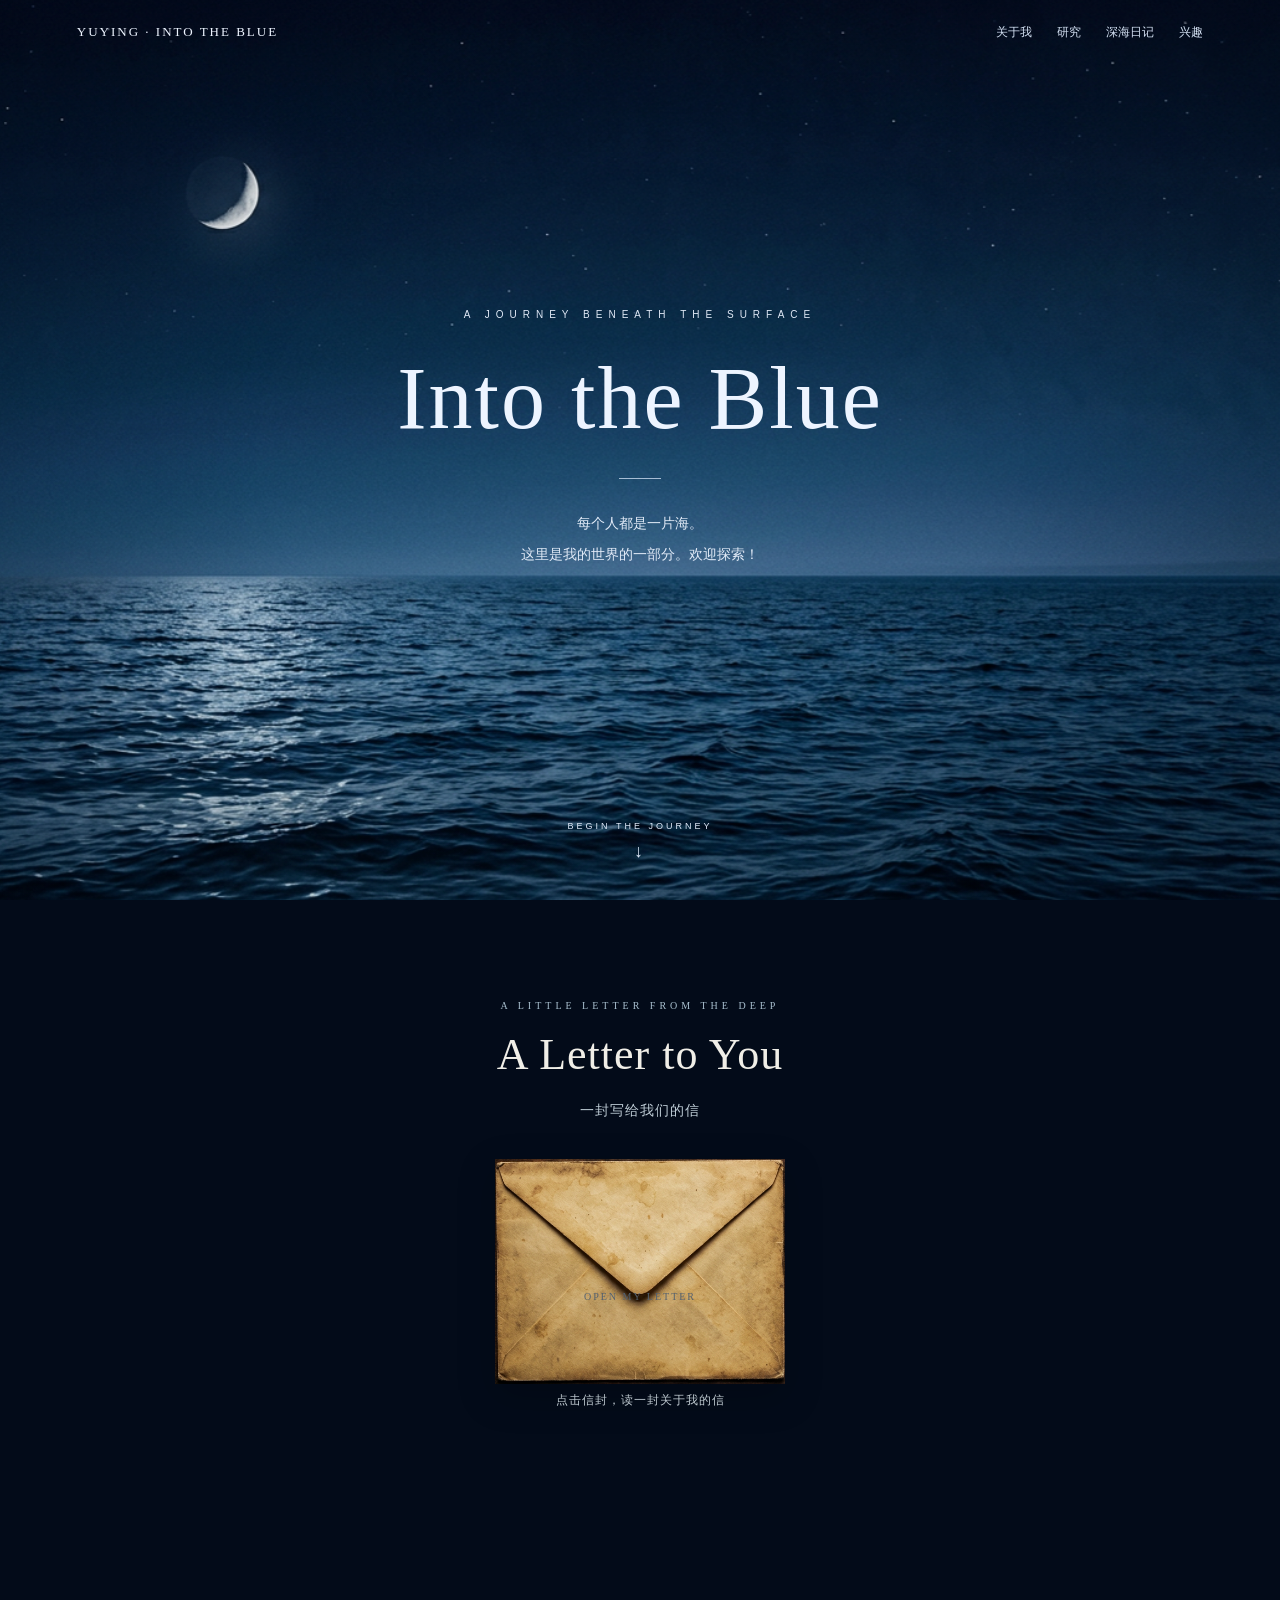
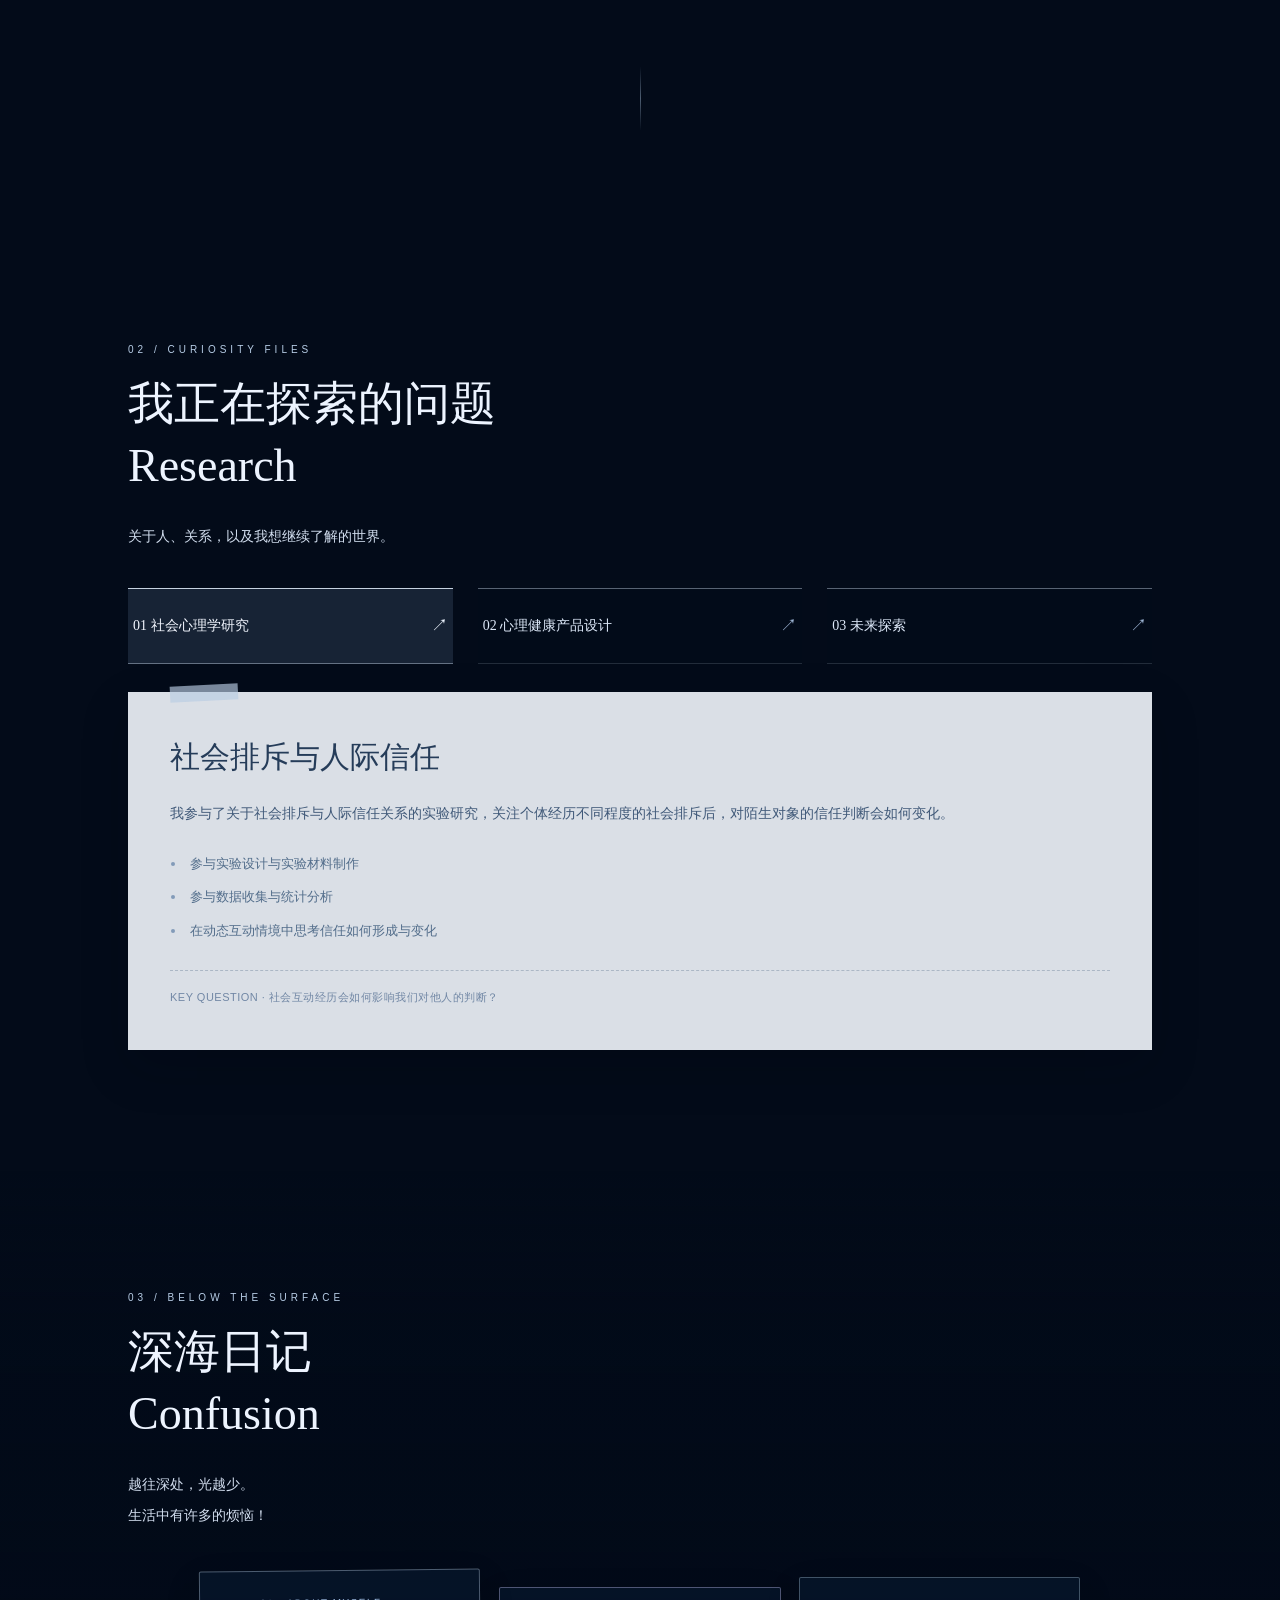
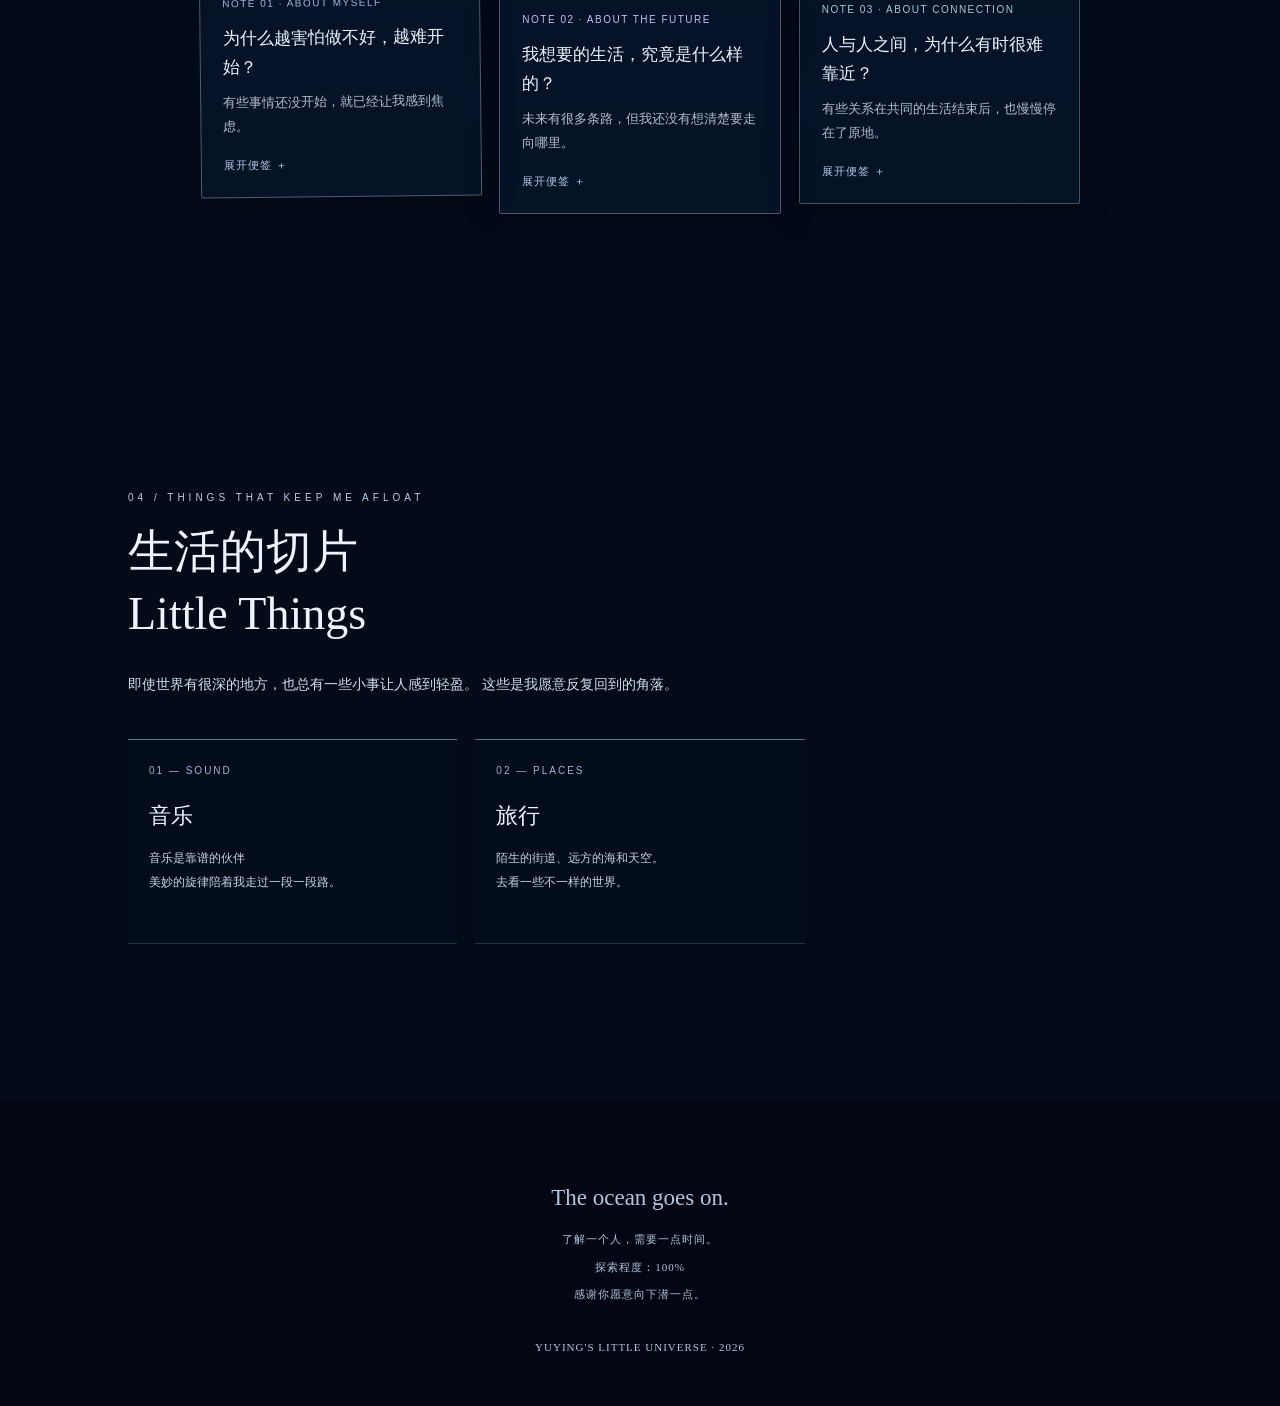
<file: index.html>
<!DOCTYPE html>
<html lang="zh-CN">
<head>
    <meta charset="UTF-8">
    <meta name="viewport" content="width=device-width, initial-scale=1.0">
    <title>Into the Blue — Yuying's Universe</title>
    <link rel="stylesheet" href="格式.css">
</head>

<body>

<!-- 背景分层 -->
 <div id="ocean-world">
    <div id="surface"></div>
    <div id="underwater"></div>
    <div id="light-rays"></div>
    <div id="particles"></div>
    <div id="vignette"></div>
</div>
<!-- 顶部导航 -->
 <nav id="nav">
    <a href="#home" class="brand">YUYING · INTO THE BLUE</a>
  <ul>
    <li><a href="#about">关于我</a></li>
    <li><a href="#research">研究</a></li>
    <li><a href="#confusion">深海日记</a></li>
    <li><a href="#interests">兴趣</a></li>
  </ul>
</nav>
<!-- 海面 -->
<section id="home">
  <div class="hero-content reveal visible">
    <div class="hero-kicker">A JOURNEY BENEATH THE SURFACE</div>
    <h1>Into the Blue</h1>
    <div class="hero-line"></div>
    <p class="hero-subtitle">每个人都是一片海。<br>这里是我的世界的一部分。欢迎探索！</p>
  </div>
  <a class="scroll-cue" href="#about">
    BEGIN THE JOURNEY
    <span>↓</span>
  </a>
</section>

<!-- About：信 -->
 <section class="section" id="about">
    <div class="letter-heading">
        <span class="eyebrow">A LITTLE LETTER FROM THE DEEP</span>
        <h2>A Letter to You</h2>
        <p>一封写给我们的信</p>
    </div>
    <div class="letter-container" id="aboutLetter">
        <!-- 信封 -->
        <button class="envelope-trigger"
                type="button"
                onclick="toggleAboutLetter()"
                aria-expanded="false"
                aria-controls="letterPaper">
            <img
                src="img/信封.png"
                alt="一封复古信封"
                class="envelope-image">
            <span class="envelope-label">OPEN MY LETTER</span>
            <span class="envelope-hint">点击信封，读一封关于我的信</span>
        </button>
        <!-- 信纸 -->
        <article class="letter-paper" id="letterPaper">
            <div class="letter-paper-content">
                <div class="letter-date">
                    A NOTE FROM MY WORLD
                    <span>✦</span>
                </div>
                <h3>致亲爱的你</h3>
                <p class="letter-greeting">&nbsp;&nbsp;你好，欢迎来到深海。</p>
                <p>&nbsp;&nbsp;从我们来到这个世界的那一刻开始，一个哲学问题便一直伴随着我们：<b>我是谁？我从哪里来？我要到哪里去？</b>
                   也许我们需要用一生去探索，也用一生去寻找属于自己的答案。
                </p>

                <p>
                    &nbsp;&nbsp;如果把人比作海洋，那么海面就是我们向外展示的模样。清透、蔚蓝，容易被看见。渐渐深入，进入深海，能够抵达的人也越来越少，而这里是一个人真正的内心世界。
                    尤其在这个快节奏的时代，很多原本属于自己的喜好、想法和情绪，往往被生活的洪流淹没。于是我想借这样一个网页，呈现我的内心世界。
                    <br><b>所以，恭喜你成功进入深海！欢迎和我一起探索！</b>
                </p>
                <p>
                    &nbsp;&nbsp;首先先自我介绍一下，我是一名心理学的学生，一个站在门外久久徘徊的学生，
                    在日常生活中呢，我喜欢音乐、旅游和打游戏，有点宅。
                    其实我的人生目标很简单，我希望可以过的幸福，
                    但是往往实现目标的道路是痛苦，尤其是一些虚无的，没法用标准衡量的目标。
                    不过没有关系，就像一首歌唱的那样，&nbsp;&nbsp;<b><br>她说风雨中这点痛算什么，擦干泪，不要怕至少我们还有梦~~~</b>
                </p>
                <div class="letter-signoff">
                    <span>神秘人</span>
                    <span class="signature">A little part of me</span>
                </div>
                <div class="letter-bottom">
                    <span>END OF THIS LETTER</span>
                    <span>✧ 01 ✧</span>
                </div>
            </div>
        </article>
    </div>
</section>

<div class="transition-space"></div>
<!-- 研究与思考 --> 
<section class="section reveal" id="research">
    <div class="section-kicker">02 / CURIOSITY FILES</div>
    <h2>我正在探索的问题<br>Research </h2>
    <p class="section-intro">关于人、关系，以及我想继续了解的世界。</p>
    <div class="research-tabs" role="tablist" aria-label="研究主题">
      <button class="tab-btn" role="tab" aria-selected="true" data-panel="social">01 社会心理学研究</button>
      <button class="tab-btn" role="tab" aria-selected="false" data-panel="product">02 心理健康产品设计</button>
      <button class="tab-btn" role="tab" aria-selected="false" data-panel="future">03 未来探索</button>
    </div>
    <div class="research-panel" id="researchPanel" role="tabpanel" aria-live="polite">
      <h3>社会排斥与人际信任</h3>
      <p>我参与了关于社会排斥与人际信任关系的实验研究，关注个体经历不同程度的社会排斥后，对陌生对象的信任判断会如何变化。</p>
      <ul><li>参与实验设计与实验材料制作</li><li>参与数据收集与统计分析</li><li>在动态互动情境中思考信任如何形成与变化</li></ul>
      <div class="research-footer">KEY QUESTION · 社会互动经历会如何影响我们对他人的判断？</div>
    </div>
  </section>
 
<!-- 进入深海 -->
<section id="confusion" class="chapter">
  <div class="reveal">
    <div class="chapter-label">03 / BELOW THE SURFACE</div>
    <h2>深海日记<br>Confusion</h2>
    <p class="lead">越往深处，光越少。<br>生活中有许多的烦恼！</p>
  </div>

  <div class="confusion-notes reveal" aria-label="困惑便签">
    <button class="confusion-note note-blue" type="button" aria-expanded="false">
      <span class="note-number">NOTE 01 · ABOUT MYSELF</span>
      <strong>为什么越害怕做不好，越难开始？</strong>
      <span class="note-preview">有些事情还没开始，就已经让我感到焦虑。</span>
      <span class="note-more">展开便签 ＋</span>
      <span class="note-detail">我常常因为担心结果不够好而迟迟不敢动手，拖得越久，又越容易责怪自己。越焦虑，就越拖延，事情就越糟糕，循环往复，无限循环！我希望有那么一天拖延可以离我而去......</span>
    </button>
    <button class="confusion-note note-lilac" type="button" aria-expanded="false">
      <span class="note-number">NOTE 02 · ABOUT THE FUTURE</span>
      <strong>我想要的生活，究竟是什么样的？</strong>
      <span class="note-preview">未来有很多条路，但我还没有想清楚要走向哪里。</span>
      <span class="note-more">展开便签 ＋</span>
      <span class="note-detail">我会认真考虑不同的选择，也会担心选错以后失去其他可能。虽然说我们都知道捡了芝麻，丢了西瓜的寓言故事，但是在真正做选择的时候，很难清楚地看待问题。</span>
    </button>
    <button class="confusion-note note-slate" type="button" aria-expanded="false">
      <span class="note-number">NOTE 03 · ABOUT CONNECTION</span>
      <strong>人与人之间，为什么有时很难靠近？</strong>
      <span class="note-preview">有些关系在共同的生活结束后，也慢慢停在了原地。</span>
      <span class="note-more">展开便签 ＋</span>
      <span class="note-detail">我有时不知道该怎样维持一段关系。一起上课、一起做事的时候很自然，环境变了以后却很难继续靠近。也许大家都在忙自己的生活，也许我还不擅长主动。好想拥有地久天长的友谊！</span>
    </button>
  </div>
</section>

<!-- 生活兴趣 -->
 <section id="interests" class="chapter">
    <div class="reveal">
    <div class="chapter-label">04 / THINGS THAT KEEP ME AFLOAT</div>
    <h2>生活的切片<br>Little Things</h2>
    <p class="lead">
      即使世界有很深的地方，也总有一些小事让人感到轻盈。
      这些是我愿意反复回到的角落。
    </p>
  </div>
  <div class="interest-grid reveal">
    <a href="音乐.html" class="interest-card" target="_blank">
      <div class="num">01 — SOUND</div>
      <h3>音乐</h3>
      <p>音乐是靠谱的伙伴<br>美妙的旋律陪着我走过一段一段路。</p>
    </a>
    <a href="travel.html" class="interest-card" target="_blank">
      <div class="num">02 — PLACES</div>
      <h3>旅行</h3>
      <p>陌生的街道、远方的海和天空。<br>去看一些不一样的世界。</p>
    </a>
    
  </div>
</section>

<!-- 结尾 -->
 <footer>
  <div class="footer-title">The ocean goes on.</div>
  <p>了解一个人，需要一点时间。</p>
  <p>探索程度：100%<br>感谢你愿意向下潜一点。</p>
  <p style="margin-top:25px">YUYING'S LITTLE UNIVERSE · 2026</p>
</footer>
<button id="back-top" aria-label="返回顶部">↑</button>
<script src="主网页.js"></script>
</body>
</html>
</file>
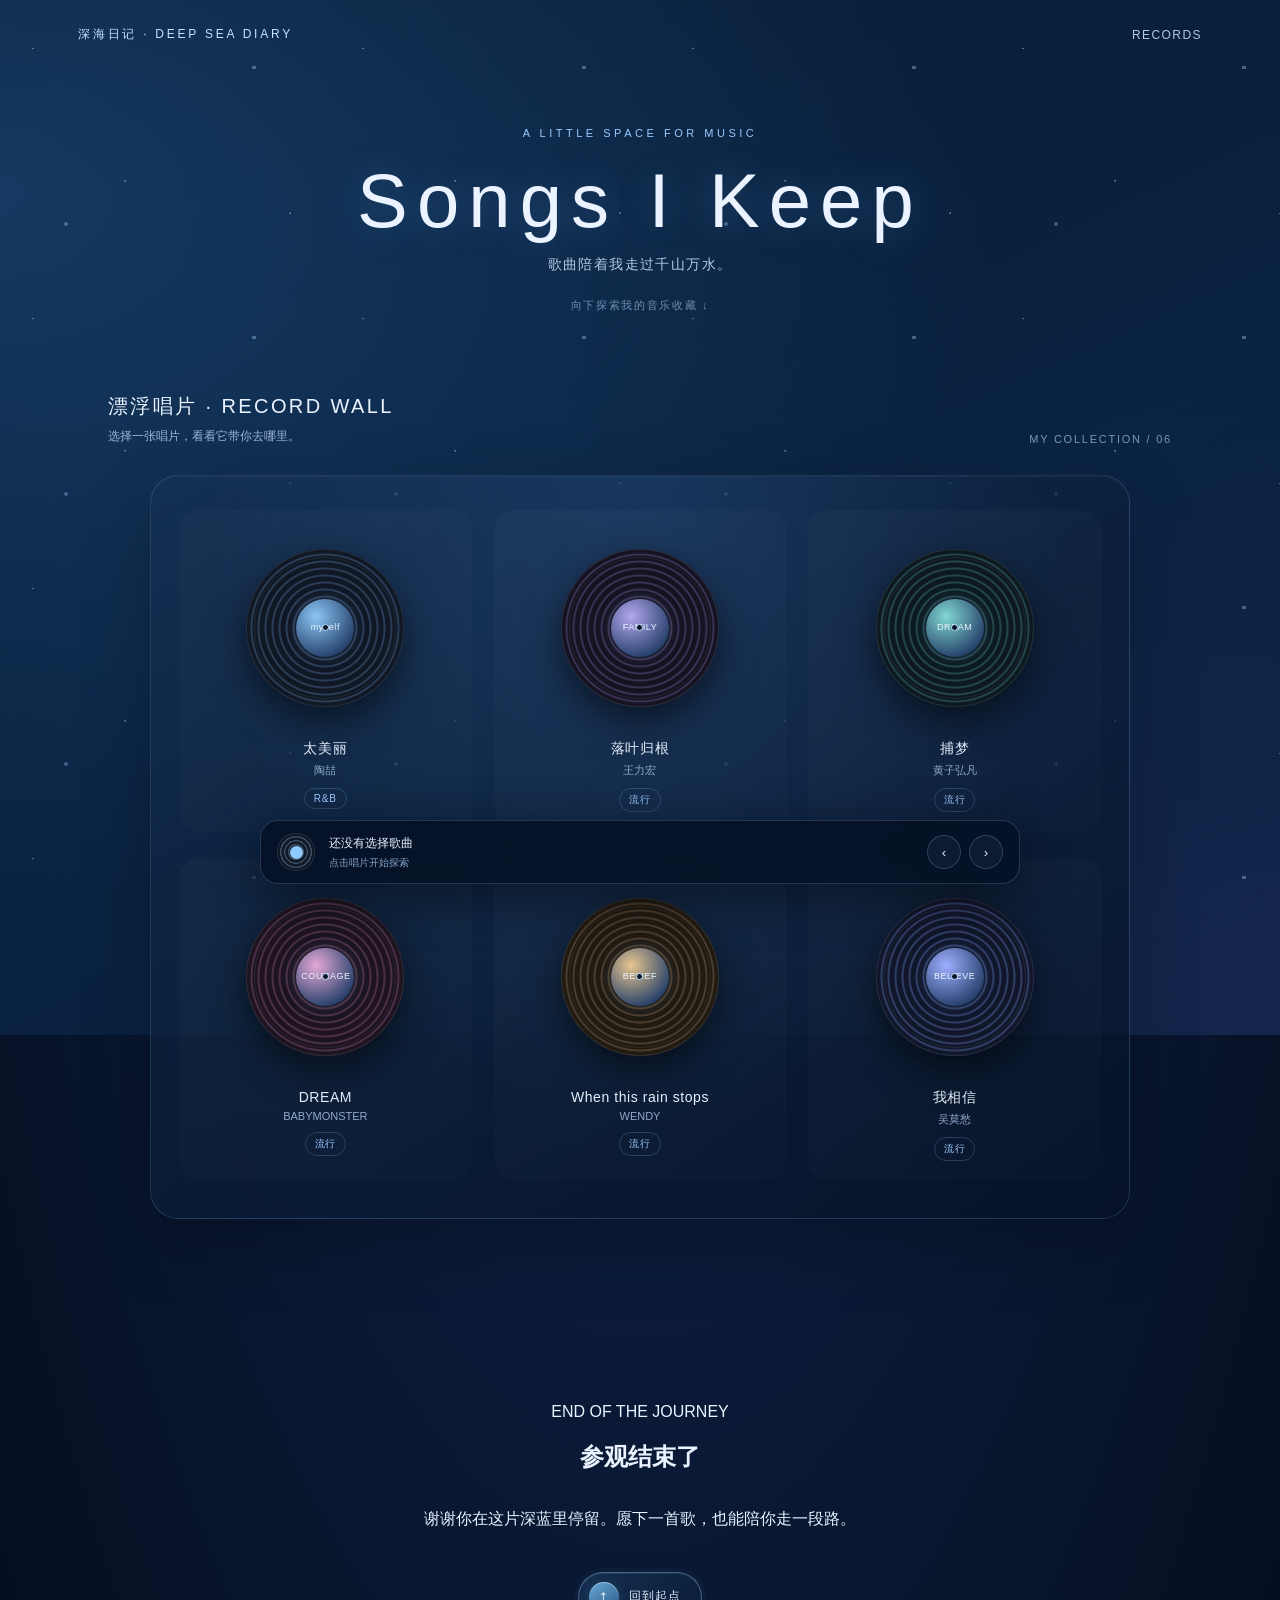
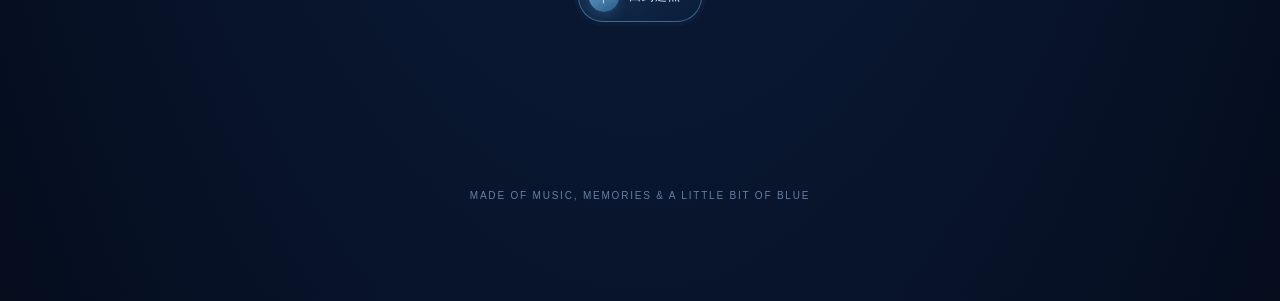
<file: 音乐.html>
<!DOCTYPE html>
<html lang="zh-CN">
<head>
    <meta charset="UTF-8">
    <meta name="viewport" content="width=device-width, initial-scale=1.0">
    <title>深海电台｜Songs I Keep</title>
      <link rel="stylesheet" href="./音乐格式.css">
</head>
<body id="top">
    <div class="bubbles" id="bubbles" aria-hidden="true"></div>
    <header class="topbar">
        <div class="brand">深海日记 · DEEP SEA DIARY</div>
        <nav class="nav">
            <a href="#records">RECORDS</a>
        </nav>
    </header>
    <main>
        <section class="hero">
            <div class="eyebrow">A LITTLE SPACE FOR MUSIC</div>
            <h1>Songs I Keep</h1>
            <p>歌曲陪着我走过千山万水。</p>
            <div class="hint">向下探索我的音乐收藏 ↓</div>
        </section>
        <section class="section" id="records">
            <div class="section-head">
                <div>
                    <h2>漂浮唱片 · RECORD WALL</h2>
                    <p>选择一张唱片，看看它带你去哪里。</p>
                </div>
                <div class="count">
                    MY COLLECTION / <span id="recordCount">06</span>
                </div>
            </div>

            <div class="record-wall" id="recordWall"></div>
        </section>

        <section class="farewell" id="end">
            <span>END OF THE JOURNEY</span>
            <h2>参观结束了</h2>
            <p>谢谢你在这片深蓝里停留。愿下一首歌，也能陪你走一段路。</p>

            <a href="#top" class="back-top" aria-label="回到页面起点">
                <span class="back-top-icon" aria-hidden="true">↑</span>
                <span>回到起点</span>
            </a>
        </section>
    </main>
    <footer>
        MADE OF MUSIC, MEMORIES & A LITTLE BIT OF BLUE
    </footer>
    <!-- 点击唱片后出现的故事窗口 -->
    <div class="story-modal" id="storyModal" aria-hidden="true" role="dialog" aria-modal="true" aria-labelledby="modalTitle">
        <div class="story-dialog" role="document">
            <button class="story-close" id="closeStory" type="button" aria-label="关闭故事">
                ×
            </button>
            <div class="modal-art">
                <div class="modal-vinyl">
                    <span id="modalLabel">SIDE A</span>
                </div>
            </div>
            <div class="modal-copy">
                <div class="modal-eyebrow">
                    A STORY BEHIND THE SONG
                </div>
                <h2 id="modalTitle">歌曲名称</h2>
                <p class="modal-byline" id="modalByline">歌手</p>
                <div class="modal-story" id="modalStory">
                    这里会显示你和这首歌的故事。
                </div>
            </div>
        </div>
    </div>
    <!-- 底部唱片信息 -->
    <div class="mini-player">
       <div class="mini-disc" id="miniDisc">
            <span></span>
        </div>
        <div class="mini-info">
            <strong id="miniTitle">还没有选择歌曲</strong>
            <small id="miniArtist">点击唱片开始探索</small>
        </div>
        <div class="mini-controls">
            <button id="prevBtn" aria-label="上一张唱片">
                ‹
            </button>
            <button id="nextBtn" aria-label="下一张唱片">
                ›
            </button>
        </div>
    </div>
    <script>
        const songs = [
            {
                title: "太美丽",
                artist: "陶喆",
                mood: "R&B",
                label: "myself",
                color: "#8bc5f4",
                story: "这首歌是陶喆的所有作品中我最喜欢的一首。歌词其实写得很简单，就是一个人对另一个人坚持不懈地支持着自己的告白。在我的视角下，这个另一个人就是自己，尤其是歌词写的“当你在风雨的未知里走过，当我迷失在自我的漩涡”，你就是身体，面对着风雨和未知，我面对着精神上的压力，我们可以度过难关，是因为你支持着我，我支持着你，在我们的眼中，彼此都太美丽！"
            },
            {
                title: "落叶归根",
                artist: "王力宏",
                mood: "流行",
                label: "FAMILY",
                color: "#b2a7ed",
                story: "高三的时候，落叶归根是我最常听的歌，能够发挥抚慰我情绪的奇效。旋律悠扬婉转，连同王力宏的声线，真的可以说是非常伟大的作品。听着这首歌，我常常会想，未来自己会在什么样的地方，我会后悔我曾经的选择吗，就算是忧郁、就算是孤单我也会心甘情愿吗？想着未来，怀念过去，我觉得这首歌连接了过去、现在，未来的我，在这个瞬间，我们共存。"
            },
            {
                title: "捕梦",
                artist: "黄子弘凡",
                mood: "流行",
                label: "DREAM",
                color: "#81d7d0",
                story: "这首歌是我看完演唱会以后印象最深的一首歌。回来以后我把它循环播放了一百多遍。它很像捕梦网，是轻柔的、带着思念和美好祝福的。从歌曲本身来说，没有什么特别的，但是因为这次经历，却让这首歌在我的心里变得不一般，像是在对我唱的一首满含祝福的幸福之歌！"
            },
            {
                title: "DREAM",
                artist: "BABYMONSTER",
                mood: "流行",
                label: "COURAGE",
                color: "#e3a8d6",
                story: "《DREAM》对于这个团队来说是特殊的一首歌，这是她们告别练习生真正成为艺人的一首歌。所以这首歌，前面半段代表了练习生涯，是忧伤的，难挨的，但是后面象征着成功，伴随着紧凑的鼓点，越来越积极，听起来非常的振奋，鼓舞人心。尤其是在你需要安慰的时候，特别推荐去听一听这首歌，你会在聆听的过程中获得力量，你会被她们的演唱感染的！"
            },
            {
                title: "When this rain stops",
                artist: "WENDY",
                mood: "流行",
                label: "BELIEF",
                color: "#e7c58f",
                story: "这首歌和我的缘分最长，最久远。它陪伴我走过了我的初三下半学年，是我初中最艰难的岁月。这是一首非常安静的歌，只有钢琴和人声，是温暖的歌，却也很有力量。是因为唱这首歌的人温暖又有力量。在高处不慎坠落后，Wendy她一直在努力地恢复身体，为了唱歌，她坚持不懈地复健、练习，才有了这首歌。我每次听的时候，我就会告诉我自己，在世界的一边，有人做到了看似不可能的事情，只要坚持，你也可以的。就这样艰难地坚持了下来。"
            },
            {
                title: "我相信",
                artist: "吴莫愁",
                mood: "流行",
                label: "BELIEVE",
                color: "#9eafff",
                story: "最后一首我选择了吴莫愁的我相信。我一直认为她的声音是特别的，有勾人心魄，妩媚但是有力量的声音，磅礴大气的。这首歌的歌词写得很动人，用尽我青春，换一个永恒，是一个年轻有毅力有目标的人，不断奋斗的写照。如果当你对生活失去了希望和信心，可以去听一下这首歌，她的演绎不会让你失望的！"
            }
        ];
        const wall = document.getElementById("recordWall");
        let currentIndex = 0;
        /* 生成唱片 */
        function renderRecords() {
            wall.innerHTML = "";
            songs.forEach((song, index) => {
                const card = document.createElement("article");
                card.className = "record-card";
                card.tabIndex = 0;
                card.setAttribute("role", "button");
                card.setAttribute("aria-label", `选择 ${song.title}`);
                card.innerHTML = `
                    <div class="record-stage">
                        <div class="halo"></div>
                        <div class="vinyl">
                            <div class="label" style="--label:${song.color}">
                                ${song.label}
                            </div>
                        </div>
                    </div>
                    <div class="song-title">
                        ${song.title}
                    </div>
                    <div class="artist">
                        ${song.artist}
                    </div>
                    <span class="tag">
                        ${song.mood}
                    </span>
                `;
                card.addEventListener("click", () => selectSong(index));
                card.addEventListener("keydown", e => {
                    if (e.key === "Enter" || e.key === " ") {
                        e.preventDefault();
                        selectSong(index);
                    }
                });
                wall.appendChild(card);
            });
            document.getElementById("recordCount").textContent =
                String(songs.length).padStart(2, "0");
        }
        /* 打开故事窗口 */
        function openStoryModal() {
            const modal = document.getElementById("storyModal");
            modal.classList.add("open");
            modal.setAttribute("aria-hidden", "false");
            document.body.classList.add("modal-open");
        }
        /* 关闭故事窗口 */
        function closeStoryModal() {
            const modal = document.getElementById("storyModal");
            modal.classList.remove("open");
            modal.setAttribute("aria-hidden", "true");
            document.body.classList.remove("modal-open");
        }
        /* 选择歌曲 */
        function selectSong(index) {
            currentIndex =
                (index + songs.length) % songs.length;
            const song = songs[currentIndex];
            /* 当前唱片高亮 */
            document
                .querySelectorAll(".record-card")
                .forEach((card, i) => {
                    card.classList.toggle(
                        "active",
                        i === currentIndex
                    );
                });
            /* 底部显示歌曲 */
            document.getElementById("miniTitle").textContent =
                song.title;
            document.getElementById("miniArtist").textContent =
                song.artist;
            /* 故事窗口 */
            document.getElementById("modalTitle").textContent =
                song.title;
            document.getElementById("modalByline").textContent =
                song.artist + " · " + song.mood;
            document.getElementById("modalStory").textContent =
                song.story;
            /* 唱片标签 */
            document.getElementById("modalLabel").textContent =
                song.label;
            /* 唱片颜色 */
            document
                .querySelector(".modal-vinyl")
                .style
                .setProperty(
                    "--modal-color",
                    song.color
                );
            /* 打开故事 */
            openStoryModal();
        }
        /* 关闭按钮 */
        document
            .getElementById("closeStory")
            .addEventListener(
                "click",
                closeStoryModal
            );
        /* 点击窗口外部关闭 */
        document
            .getElementById("storyModal")
            .addEventListener("click", e => {
                if (e.target.id === "storyModal") {
                    closeStoryModal();
                }
            });
        /* ESC 关闭窗口 */
        document.addEventListener("keydown", e => {
            if (e.key === "Escape") {
                closeStoryModal();
            }
        });
        /* 上一首 */
        document
            .getElementById("prevBtn")
            .addEventListener("click", () => {
                selectSong(currentIndex - 1);
            });
        /* 下一首 */
        document
            .getElementById("nextBtn")
            .addEventListener("click", () => {
                selectSong(currentIndex + 1);
            });
        /* 装饰气泡 */
        const layer =
            document.getElementById("bubbles");
        if (layer) {
            for (let i = 0; i < 28; i++) {
                const b =
                    document.createElement("i");
                b.className = "bubble";

                b.style.left =
                    Math.random() * 100 + "%";

                b.style.animationDuration =
                    (12 + Math.random() * 18) + "s";

                b.style.animationDelay =
                    (-Math.random() * 24) + "s";
                b.style.opacity =
                    (
                        0.15 +
                        Math.random() * 0.45
                    ).toFixed(2);
                const size =
                    2 + Math.random() * 5;
                b.style.width =
                    size + "px";
                b.style.height =
                    size + "px";
                layer.appendChild(b);
            }
        }
        /* 页面背景随滚动变化 */
        let scrollTicking = false;
        function updateScrollBackground() {
            const maxScroll =
                Math.max(
                    1,
                    document.documentElement.scrollHeight -
                    window.innerHeight
                );
            const progress =
                Math.min(
                    1,
                    Math.max(
                        0,
                        window.scrollY / maxScroll
                    )
                );
            document.documentElement.style
                .setProperty(
                    "--bg-y",
                    Math.round(progress * 100) + "%"
                );
            document.documentElement.style
                .setProperty(
                    "--bg-x",
                    Math.round(42 + progress * 20) + "%"
                );
            document.documentElement.style
                .setProperty(
                    "--bg-hue",
                    Math.round(progress * 24) + "deg"
                );
            scrollTicking = false;
        }
        window.addEventListener(
            "scroll",
            () => {
                if (!scrollTicking) {
                    window.requestAnimationFrame(
                        updateScrollBackground
                  );
                    scrollTicking = true;
                }
            },
            {
                passive: true
            }
        );
        /* 初始化 */
        updateScrollBackground();
        renderRecords();
        closeStoryModal();
    </script>
</body>
</html>
</file>
<file: 格式.css>
:root {
  --night: #030b19;
  --deep: #06172b;
  --blue: #173a60;
  --paper: #e8edf4;
  --ink: #253c59;
  --white: #edf4ff;
  --muted: #b4c6dd;
}
/* ===== About 信件页面 ===== */
#about {
    position: relative;
    padding-top: 100px;
    padding-bottom: 100px;
    overflow: hidden;
}
.letter-heading {
    text-align: center;
    margin: 0 auto 35px;
    padding: 0 20px;
}
.letter-heading .eyebrow {
    display: block;
    margin-bottom: 14px;
    color: #a9c0cf;
    font-size: 10px;
    letter-spacing: 4px;
}
.letter-heading h2 {
    margin: 0 0 14px;
    color: #f0eee7;
    font-family: Georgia, serif;
    font-size: clamp(30px, 4vw, 44px);
    font-weight: normal;
    letter-spacing: 1px;
}
.letter-heading p {
    color: #c0ced7;
    font-size: 14px;
    letter-spacing: 1px;
    line-height: 1.8;
}
/* 信件整体容器 */
.letter-container {
    width: min(650px, 90%);
    margin: 0 auto;
    position: relative;
    display: flex;
    flex-direction: column;
    align-items: center;
}
/* 信封 */
.envelope-trigger {
    position: relative;
    display: block;
    width: min(290px, 75vw);
    padding: 0;
    border: none;
    background: transparent;
    cursor: pointer;
    z-index: 2;
    transition: transform 0.4s ease;
}
.envelope-trigger:hover {
    transform: translateY(-6px) rotate(-1deg);
}
.envelope-image {
    display: block;
    width: 100%;
    height: auto;
    filter: drop-shadow(0 12px 18px rgba(0, 0, 0, 0.2));
}
/* 信封上的小字 */
.envelope-label {
    position: absolute;
    left: 50%;
    top: 55%;
    transform: translate(-50%, -50%);
    color: #536170;
    font-family: Georgia, serif;
    font-size: 10px;
    letter-spacing: 2px;
    white-space: nowrap;
}
.envelope-hint {
    display: block;
    margin-top: 8px;
    color: #d0dce3;
    font-size: 12px;
    letter-spacing: 1px;
}
/* 信纸：默认收起 */
.letter-paper {
    position: relative;
    box-sizing: border-box;
    width: min(520px, 100%);
    margin-top: 0;
    padding: 0 30px;
    color: #344351;
background-color: transparent;
background-image: url("img/letter-paper.png");
background-size: 100% 100%;
background-position: center;
background-repeat: no-repeat;
    box-shadow: 0 12px 35px rgba(0, 0, 0, 0.22);
    max-height: 0;
    opacity: 0;
    overflow: hidden;
    transform: translateY(-15px) rotate(-1deg);
    transition:
        max-height 0.8s ease,
        opacity 0.5s ease,
        transform 0.6s ease,
        margin-top 0.6s ease,
        padding 0.6s ease;
}
/* 打开信件 */
.letter-container.is-open .letter-paper {
    max-height: 1200px;
    margin-top: 28px;
    padding: 36px 32px;
    opacity: 1;
    transform: translateY(0) rotate(-0.5deg);
}
/* 信纸文字 */
.letter-paper-content {
    font-family: Georgia, "Noto Serif SC", "Songti SC", serif;
    font-size: 15px;
    line-height: 2.1;
}
.letter-date {
    display: flex;
    justify-content: space-between;
    align-items: center;
    padding-bottom: 12px;
    margin-bottom: 26px;
    border-bottom: 1px solid rgba(53, 72, 90, 0.3);
    font-family: Georgia, "Times New Roman", serif;
    font-size: 11px;
    font-weight: normal;
    letter-spacing: 2px;
    color: #526779;
}
.letter-date span {
    font-size: 15px;
    color: #526779;
}
.letter-paper h3 {
    font-family: Georgia, serif;
    font-size: 25px;
    font-weight: normal;
    margin: 0 0 22px;
    color: #35485a;
}
.letter-paper p {
    margin: 0 0 17px;
}

.letter-greeting {
    font-size: 17px;
}
.letter-signoff {
    display: flex;
    flex-direction: column;
    align-items: flex-end;
    margin-top: 28px;
    line-height: 1.8;
}
.signature {
    font-family: Georgia, serif;
    font-size: 19px;
    font-style: italic;
    color: #536a7a;
}
.letter-bottom {
    display: flex;
    justify-content: space-between;
    margin-top: 32px;
    padding-top: 12px;
    border-top: 1px dashed rgba(64, 80, 91, 0.3);
    font-size: 9px;
    letter-spacing: 2px;
    color: #8b928f;
}
* {
  box-sizing: border-box;
  margin: 0;
  padding: 0;
}
html {
  scroll-behavior: smooth;
  scroll-padding-top: 70px;
}
body {
  background: var(--night);
  color: var(--white);
  font-family: Georgia, "Songti SC", "SimSun", serif;
  overflow-x: hidden;
}
/* 同一片海，不同的深度 */
#ocean-world {
  position: fixed;
  inset: 0;
  z-index: -5;
  overflow: hidden;
  background: #030b19;
}
#surface {
  position: absolute;
  inset: -3%;
  background: url("./img/ocean2.png") center center / cover no-repeat;
  will-change: transform;
}
/* 随下潜逐渐出现的深海底色 */
#underwater {
  position: absolute;
  inset: 0;
  /* 水下图片 */
  background-image:
    linear-gradient(
      to bottom,
      rgba(3, 12, 28, .05),
      rgba(3, 12, 28, .15) 45%,
      rgba(2, 9, 23, .55)
    ),
    url("./img/ocean3.png");
  background-size: cover;
  background-position: center center;
  background-repeat: no-repeat;
  /* 开始时隐藏 */
  opacity: 0;
  will-change: opacity;
}
/* 水下的微弱光束 */
#light-rays {
  position: absolute;
  inset: -30%;
  opacity: 0;
  background:
    linear-gradient(
      110deg,
      transparent 38%,
      rgba(113, 161, 206, .055) 43%,
      transparent 49%
    ),
    linear-gradient(
      125deg,
      transparent 52%,
      rgba(114, 162, 202, .045) 57%,
      transparent 63%
    );
  transform: translateY(-5%);
  will-change: opacity, transform;
}
/* 深海纹理颗粒 */
#particles {
  position: absolute;
  inset: 0;
  opacity: 0;
  pointer-events: none;
  will-change: opacity;
}
.particle {
  position: absolute;
  width: 2px;
  height: 2px;
  border-radius: 50%;
  background: rgba(196, 220, 244, .55);
  animation: drift 9s ease-in-out infinite alternate;
}
@keyframes drift {
  from { transform: translate3d(0, 0, 0); }
  to { transform: translate3d(8px, -24px, 0); }
}
/* 克制的暗角 */
#vignette {
  position: absolute;
  inset: 0;
  background: radial-gradient(
    ellipse at center,
    transparent 42%,
    rgba(0, 5, 15, .26) 100%
  );
  pointer-events: none;
}
/*  导航*/
nav {
  position: fixed;
  inset: 0 0 auto;
  z-index: 50;
  padding: 22px 6%;
  display: flex;
  align-items: center;
  justify-content: space-between;
  gap: 20px;
  transition: background .4s, padding .4s;
}
nav.scrolled {
  padding-top: 15px;
  padding-bottom: 15px;
  background: rgba(3, 11, 25, .83);
  backdrop-filter: blur(12px);
  border-bottom: 1px solid rgba(200, 221, 245, .09);
}
.brand {
  color: #edf4ff;
  text-decoration: none;
  font-size: 13px;
  letter-spacing: 2px;
  white-space: nowrap;
}
nav ul {
  display: flex;
  gap: 25px;
  list-style: none;
}
nav a {
  color: #d3e0f2;
  text-decoration: none;
  font-size: 12px;
  transition: color .3s;
}
nav ul a:hover,
nav ul a.active {
  color: #fff;
}
/* 通用布局与标题*/
section {
  position: relative;
  padding: 120px 10%;
}
.chapter {
  min-height: 85vh;
  display: flex;
  flex-direction: column;
  justify-content: center;
}
.chapter-label {
  font-family: Arial, sans-serif;
  color: #b7cde6;
  font-size: 10px;
  letter-spacing: 4px;
  margin-bottom: 18px;
}
h1, h2, h3 {
  font-weight: 400;
}
h1 {
  font-size: clamp(44px, 8vw, 88px);
  letter-spacing: 2px;
  line-height: 1.12;
}
h2 {
  font-size: clamp(30px, 4vw, 46px);
  line-height: 1.35;
  margin-bottom: 25px;
}
.lead {
  max-width: 580px;
  color: #d2deef;
  font-size: 14px;
  line-height: 2.2;
}
.small-note {
  color: #a6bad3;
  font-size: 11px;
  line-height: 2;
}
/* 首页：海面*/
#home {
  min-height: 100svh;
  padding-top: 100px;
  display: flex;
  align-items: center;
  justify-content: center;
  text-align: center;
}
.hero-content {
  width: 100%;
}
.hero-kicker {
  font-family: Arial, sans-serif;
  font-size: 10px;
  letter-spacing: 6px;
  margin-bottom: 30px;
  color: #e0e9f6;
}
.hero-subtitle {
  margin-top: 28px;
  color: #e2ebf8;
  font-size: 14px;
  line-height: 2.2;
}
.hero-line {
  width: 42px;
  height: 1px;
  background: rgba(225, 238, 255, .7);
  margin: 30px auto;
}
.scroll-cue {
  position: absolute;
  bottom: 38px;
  left: 50%;
  transform: translateX(-50%);
  display: flex;
  flex-direction: column;
  align-items: center;
  gap: 10px;
  color: #e0eafa;
  font: 9px Arial, sans-serif;
  letter-spacing: 3px;
  text-decoration: none;
  animation: cue 2.5s ease-in-out infinite;
}
.scroll-cue span {
  font-size: 18px;
}
@keyframes cue {
  0%, 100% { translate: 0 0; }
  50% { translate: 0 7px; }
}
/*手账纸片*/
.paper-row {
  display: grid;
  grid-template-columns: minmax(0, .95fr) minmax(0, 1.05fr);
  align-items: center;
  gap: clamp(35px, 7vw, 100px);
}
.paper-row.reverse .paper-art {
  order: 2;
}
.paper-row.reverse .paper-copy {
  order: 1;
}
.paper-art {
  position: relative;
  padding: 13px;
  background: #dfe8f4;
  box-shadow: 0 22px 60px rgba(0, 0, 0, .22);
  transform: rotate(-2deg);
  transition: transform .5s;
}
.paper-art:hover {
  transform: rotate(0deg) translateY(-5px);
}
.paper-art::before {
  content: "";
  position: absolute;
  z-index: 2;
  top: -8px;
  left: 35%;
  width: 82px;
  height: 19px;
  background: rgba(180, 202, 232, .78);
  transform: rotate(-4deg);
}
.paper-photo {
  aspect-ratio: 4 / 3;
  overflow: hidden;
  background:
    linear-gradient(150deg, #183d67, #7595b9 60%, #d7e3ef);
}
.paper-photo img {
  display: block;
  width: 100%;
  height: 100%;
  object-fit: cover;
}
.photo-placeholder {
  min-height: 220px;
  display: flex;
  align-items: center;
  justify-content: center;
  color: rgba(240, 247, 255, .8);
  font-size: 12px;
  letter-spacing: 2px;
}
.paper-caption {
  padding: 13px 4px 3px;
  color: #405979;
  font-size: 11px;
  line-height: 1.8;
}
.paper-copy {
  min-width: 0;
}
.paper-copy .lead {
  margin-bottom: 22px;
}
.tag-list {
  display: flex;
  flex-wrap: wrap;
  gap: 9px;
  margin-top: 25px;
}
.tag {
  border: 1px solid rgba(220, 234, 252, .4);
  border-radius: 20px;
  padding: 7px 13px;
  font-size: 11px;
  color: #dce8f8;
}
/* 章节间的海洋留白 */
.transition-space {
  height: 35vh;
  min-height: 180px;
  position: relative;
}
.transition-space::after {
  content: "";
  position: absolute;
  left: 50%;
  top: 50%;
  width: 1px;
  height: 65px;
  background: linear-gradient(
    to bottom,
    transparent,
    rgba(190, 218, 247, .4),
    transparent
  );
}
/* 深海日记 */
#confusion {
  background: linear-gradient(
    to bottom,
    transparent,
    rgba(2, 10, 24, .34) 20%,
    rgba(2, 10, 24, .65) 100%
  );
}
.journal {
  max-width: 740px;
  padding: 34px clamp(24px, 5vw, 55px);
  margin-top: 35px;
  background: var(--paper);
  color: var(--ink);
  position: relative;
  box-shadow: 0 25px 65px rgba(0, 0, 0, .25);
  transform: rotate(-.5deg);
}
.journal::before {
  content: "";
  position: absolute;
  top: -8px;
  left: 40%;
  width: 90px;
  height: 19px;
  background: rgba(177, 198, 224, .6);
  transform: rotate(2deg);
}
.journal-label {
  font-family: Arial, sans-serif;
  font-size: 10px;
  letter-spacing: 3px;
  color: #7187a5;
  margin-bottom: 20px;
}
.journal h3 {
  font-size: 24px;
  margin-bottom: 20px;
}
.journal p {
  font-family: "Songti SC", "SimSun", serif;
  font-size: 14px;
  line-height: 2.3;
  margin-bottom: 14px;
}
/* 兴趣区域 */
.interest-grid {
  display: grid;
  grid-template-columns: repeat(3, minmax(0, 1fr));
  gap: 18px;
  margin-top: 38px;
}
.interest-card {
  display: block;
  min-height: 205px;
  padding: 25px 21px;
  border-top: 1px solid rgba(217, 232, 250, .45);
  border-bottom: 1px solid rgba(217, 232, 250, .16);
  color: var(--white);
  text-decoration: none;
  background: rgba(4, 17, 36, .24);
  transition: background .4s, transform .4s;
}
.interest-card:hover {
  background: rgba(120, 158, 200, .1);
  transform: translateY(-5px);
}
.interest-card .num {
  color: #9db5d4;
  font: 10px Arial, sans-serif;
  letter-spacing: 2px;
}
.interest-card h3 {
  font-size: 22px;
  margin: 25px 0 15px;
}
.interest-card p {
  font-size: 12px;
  line-height: 2;
  color: #c5d4e7;
}
/* 滚动进入动画 */
.reveal {
  opacity: 0;
  transform: translateY(30px);
  transition:
    opacity .9s ease,
    transform .9s ease;
}
.reveal.visible {
  opacity: 1;
  transform: translateY(0);
}
.paper-row.reverse .paper-art.reveal.visible {
  transform: rotate(1.5deg);
}
/* 页脚与返回顶部 */
footer {
  padding: 85px 20px 45px;
  text-align: center;
  background: #020713;
  color: #b3c5dc;
}
footer .footer-title {
  font-size: 23px;
  margin-bottom: 15px;
}
footer p {
  font-size: 11px;
  line-height: 2.5;
  letter-spacing: 1px;
}
#back-top {
  position: fixed;
  z-index: 40;
  right: 24px;
  bottom: 24px;
  width: 40px;
  height: 40px;
  border: 1px solid rgba(219, 233, 251, .4);
  border-radius: 50%;
  color: white;
  background: rgba(3, 15, 34, .75);
  cursor: pointer;
  opacity: 0;
  pointer-events: none;
  transition: opacity .3s;
}
#back-top.show {
  opacity: 1;
  pointer-events: auto;
}
#research.section {
    width: auto;
    margin: 0;
    padding: 120px 10%;
    color: var(--white);
    background: transparent;
    border: none;
    border-radius: 0;
    box-shadow: none;
    backdrop-filter: none;
    -webkit-backdrop-filter: none;
}
/* 章节编号：与其他章节的 chapter-label 统一 */
#research .section-kicker {
    font-family: Arial, sans-serif;
    color: #b7cde6;
    font-size: 10px;
    font-weight: normal;
    letter-spacing: 4px;
    margin-bottom: 18px;
}
/* 标题：直接沿用全站 h2 的字号与间距 */
#research > h2 {
    margin: 0 0 25px;
    color: var(--white);
    font-family: Georgia, "Songti SC", "SimSun", serif;
    font-size: clamp(30px, 4vw, 46px);
    font-weight: 400;
    line-height: 1.35;
    letter-spacing: 0;
    text-shadow: none;
}
/* 简介：与其他章节的 lead 保持一致 */
#research .section-intro {
    max-width: 580px;
    margin: 0 0 35px;
    color: #d2deef;
    font-size: 14px;
    line-height: 2.2;
}
/* 三个章节入口：轻薄、透明，直接看见海底 */
#research .research-tabs {
    display: grid;
    grid-template-columns: repeat(3, minmax(0, 1fr));
    gap: clamp(12px, 2vw, 25px);
    margin: 0 0 28px;
}
#research .tab-btn {
    position: relative;
    min-height: 76px;
    display: flex;
    align-items: center;
    justify-content: space-between;
    gap: 12px;
    padding: 17px 5px;
    text-align: left;
    white-space: normal;
    border: none;
    border-top: 1px solid rgba(217, 232, 250, .4);
    border-bottom: 1px solid rgba(217, 232, 250, .15);
    border-radius: 0;
    background: rgba(4, 17, 36, .12);
    color: #dce8f8;
    font-family: inherit;
    font-size: 14px;
    font-weight: normal;
    line-height: 1.8;
    box-shadow: none;
    cursor: pointer;
    transition:
        color .35s ease,
        background .35s ease,
        border-color .35s ease,
        transform .35s ease;
}
#research .tab-btn::after {
    content: "↗";
    flex: 0 0 auto;
    color: #9db5d4;
    font-size: 17px;
    font-weight: normal;
    transition: transform .35s ease;
}
#research .tab-btn:hover {
    color: #fff;
    background: rgba(120, 158, 200, .10);
    border-top-color: rgba(230, 241, 255, .75);
    transform: translateY(-3px);
}
#research .tab-btn:hover::after {
    transform: translate(2px, -2px);
}
/* 当前章节：用浅色底纹标记，不做厚重的卡片 */
#research .tab-btn[aria-selected="true"] {
    color: #f3f7ff;
    background: rgba(143, 177, 211, .15);
    border-top-color: rgba(230, 241, 255, .85);
    border-bottom-color: rgba(217, 232, 250, .4);
}
#research .tab-btn[aria-selected="true"]::after {
    color: #edf4ff;
}
/*正文纸片*/
#research .research-panel {
    position: relative;
    min-height: 280px;
    padding: clamp(25px, 4vw, 42px);
    background: rgba(232, 237, 244, .94);
    color: var(--ink);
    border: none;
    border-radius: 0;
    box-shadow: 0 18px 45px rgba(0, 5, 16, .18);
    /* 切换内容时由 JS 添加动画类 */
    opacity: 1;
    transform: translateY(0);
}
/* 纸片顶部的小胶带 */
#research .research-panel::before {
    content: "";
    position: absolute;
    top: -7px;
    left: 42px;
    width: 68px;
    height: 16px;
    background: rgba(184, 205, 228, .65);
    transform: rotate(-3deg);
}
/* 正文标题与其他章节保持轻盈的字重 */
#research .research-panel h3 {
    margin: 0 0 20px;
    color: #253c59;
    font-family: Georgia, "Songti SC", "SimSun", serif;
    font-size: clamp(23px, 2.7vw, 30px);
    font-weight: 400;
    line-height: 1.5;
}
/* 正文统一字号、颜色和行距 */
#research .research-panel p {
    max-width: 920px;
    margin: 0 0 18px;
    color: #405979;
    font-size: 14px;
    line-height: 2.2;
}
#research .research-panel ul {
    margin: 20px 0 25px;
    padding-left: 1.25em;
    color: #526d8b;
    font-size: 13px;
    line-height: 2.2;
}
#research .research-panel li {
    padding-left: 4px;
    margin-bottom: 5px;
}
#research .research-panel li::marker {
    color: #829bb9;
}
/* 像手账里的小注释 */
#research .research-footer {
    margin-top: 25px;
    padding-top: 15px;
    border-top: 1px dashed rgba(64, 89, 121, .3);
    color: #7187a5;
    font-family: Arial, "Songti SC", serif;
    font-size: 11px;
    font-weight: normal;
    line-height: 2;
    letter-spacing: .5px;
}
/* 居中排列，沿用原有深海配色 */
.confusion-notes {
  width: min(880px, calc(100% - 36px));
  margin: 38px auto 0;
  display: grid;
  grid-template-columns: repeat(3, minmax(0, 1fr));
  gap: 18px;
  align-items: start;
}
.confusion-note {
  appearance: none;
  display: flex;
  flex-direction: column;
  align-items: flex-start;
  width: 100%;
  min-height: 220px;
  padding: 24px 22px;
  border: 1px solid rgba(210, 228, 250, .35);
  border-radius: 2px;
  text-align: left;
  color: var(--white);
  background: rgba(8, 25, 48, .66);
  box-shadow: 0 14px 35px rgba(0, 0, 0, .16);
  transition: transform .25s ease, background .25s ease, border-color .25s ease;
}
.confusion-note:nth-child(2) { margin-top: 17px; }
.confusion-note:nth-child(3) { margin-top: 7px; }
.confusion-note:hover, .confusion-note:focus-visible {
  transform: translateY(-4px);
  background: rgba(20, 44, 75, .86);
  border-color: rgba(210, 228, 250, .65);
  outline: none;
}
.confusion-note strong { font-size: 17px; line-height: 1.7; font-weight: 500; margin: 14px 0 8px; }
.confusion-note .note-number { font: 10px/1.5 Arial, sans-serif; letter-spacing: 1.5px; color: #9ebce0; }
.confusion-note .note-preview { font-size: 13px; line-height: 1.9; color: rgba(237, 244, 255, .76); }
.confusion-note .note-more { margin-top: 18px; font-size: 11px; letter-spacing: 1px; color: #b6ccec; }
.confusion-note .note-detail { display: none; margin-top: 15px; padding-top: 14px; border-top: 1px solid rgba(210, 228, 250, .22); font-size: 13px; line-height: 2; color: rgba(237, 244, 255, .9); }
.confusion-note[aria-expanded="true"] .note-detail { display: block; }
.confusion-note[aria-expanded="true"] .note-more { color: #e5efff; }
.note-blue { transform: rotate(-.6deg); }
.note-lilac { border-color: rgba(196, 192, 245, .38); }
.note-lilac .note-number { color: #c3c1f4; }
.note-slate { border-color: rgba(174, 204, 220, .35); }
.note-slate .note-number { color: #a8cbd8; }
</file>
<file: 音乐格式.css>
:root {
    --ink: #eaf3ff;
    --muted: #9eb5d6;
    --line: rgba(190, 220, 255, .16);
     --glass: rgba(12, 32, 64, .62);
     --blue: #8dc8ff;
}
* {
    box-sizing: border-box;
}
html {
    scroll-behavior: smooth;
}
body {
     margin: 0;
     min-height: 100vh;
     color: var(--ink);
     font-family: Inter, "PingFang SC", "Microsoft YaHei", sans-serif;
     background: radial-gradient(
        ellipse at 50% 0%,
        #193b70 0,
        #0b1c3b 42%,
        #050d1d 100%
        );
    overflow-x: hidden;
}

body:before {
    content: "";
    position: fixed;
    inset: 0;
    pointer-events: none;
    opacity: .35;
    background-image:
    radial-gradient(
        1px 1px at 10% 18%,
        #fff 99%,
        transparent
        ),
    radial-gradient(
         2px 2px at 77% 25%,
         #b8dcff 99%,
         transparent
         ),
    radial-gradient(
         1px 1px at 38% 67%,
         #fff 99%,
         transparent
        ),
    radial-gradient(
        1px 1px at 88% 79%,
         #fff 99%,
        transparent
        ),
    radial-gradient(
         2px 2px at 20% 83%,
         #9bcaff 99%,
         transparent
         );
    background-size: 330px 270px;
        z-index: -1;
}
body:after {
    content: "";
    position: fixed;
    inset: -15%;
    z-index: -2;
    pointer-events: none;
   background:
        radial-gradient(
        ellipse at 20% 20%,
        rgba(49, 119, 190, .32),
        transparent 38%
        ),
                radial-gradient(
                    ellipse at 80% 75%,
                    rgba(65, 77, 165, .24),
                    transparent 42%
                ),
                linear-gradient(
                    155deg,
                    #07172c,
                    #0a2342 48%,
                    #071226
                );

            background-size: 140% 140%;
            background-position:
                var(--bg-x, 50%)
                var(--bg-y, 50%);

            filter:
                hue-rotate(
                    var(--bg-hue, 0deg)
                );

            transition:
                filter .6s ease,
                background-position .35s ease;
        }

        .bubbles {
            position: fixed;
            inset: 0;
            overflow: hidden;
            pointer-events: none;
            z-index: 0;
        }

        .bubble {
            position: absolute;
            bottom: -50px;
            width: 5px;
            height: 5px;
            border: 1px solid rgba(173, 220, 255, .45);
            border-radius: 50%;
            animation: rise linear infinite;
            opacity: .5;
        }

        @keyframes rise {

            to {
                transform:
                    translateY(-110vh)
                    translateX(30px);

                opacity: 0;
            }

        }

        header,
        main,
        footer {
            position: relative;
            z-index: 1;
        }

        .topbar {
            max-width: 1180px;
            margin: auto;
            padding: 26px 28px;

            display: flex;
            justify-content: space-between;
            align-items: center;
        }

        .brand {
            font-size: 12px;
            letter-spacing: .23em;
            color: #c6e3ff;
        }

        .nav {
            display: flex;
            gap: 24px;
        }

        .nav a {
            color: #b3c8e6;
            text-decoration: none;
            font-size: 12px;
            letter-spacing: .12em;
        }

        .nav a:hover {
            color: white;
        }

        .hero {
            text-align: center;
            padding: 58px 20px 26px;
        }

        .eyebrow {
            font-size: 11px;
            letter-spacing: .32em;
            color: #9bcaff;
        }

        .hero h1 {
            font-size: clamp(38px, 7vw, 76px);
            font-weight: 300;
            letter-spacing: .12em;
            margin: 18px 0 12px;

            text-shadow:
                0 0 35px #6db7ff42;
        }

        .hero p {
            font-size: 14px;
            letter-spacing: .1em;
            color: #b4c8e3;
            margin: 0;
        }

        .hero .hint {
            font-size: 11px;
            color: #718eaf;
            margin-top: 24px;
            letter-spacing: .15em;
        }

        .section {
            max-width: 1120px;
            margin: 0 auto;
            padding: 54px 28px;
        }

        .section-head {
            display: flex;
            align-items: end;
            justify-content: space-between;
            gap: 16px;
            margin-bottom: 30px;
        }

        .section-head h2 {
            font-weight: 400;
            letter-spacing: .12em;
            font-size: 20px;
            margin: 0 0 8px;
        }

        .section-head p {
            font-size: 12px;
            color: var(--muted);
            margin: 0;
        }

        .count {
            font-size: 11px;
            letter-spacing: .16em;
            color: #7698c1;
        }

        .record-wall {
            display: grid;
            grid-template-columns:
                repeat(3, minmax(0, 1fr));

            gap: 28px 22px;
            max-width: 980px;
            margin: 0 auto;
            padding: 34px 28px 38px;

            border:
                1px solid
                rgba(156, 205, 255, .16);

            border-radius: 28px;

            background:
                linear-gradient(
                    145deg,
                    rgba(21, 48, 83, .58),
                    rgba(5, 17, 36, .72)
                );

            box-shadow:
                inset 0 1px 0 rgba(255, 255, 255, .04),
                0 24px 70px rgba(0, 0, 0, .22);

            position: relative;
            overflow: hidden;
        }

        .record-wall:before {
            content: "";
            position: absolute;
            inset: 0;
            pointer-events: none;

            background:
                radial-gradient(
                    ellipse at 50% 0%,
                    rgba(91, 166, 255, .13),
                    transparent 62%
                );
        }

        .record-card {
            position: relative;
            z-index: 1;

            min-width: 0;
            padding: 14px 10px 18px;

            text-align: center;
            cursor: pointer;
            outline: none;

            border:
                1px solid
                transparent;

            border-radius: 20px;

            background:
                linear-gradient(
                    145deg,
                    rgba(255, 255, 255, .025),
                    rgba(255, 255, 255, .008)
                );

            transition:
                background .3s,
                border-color .3s,
                transform .3s;
        }

        .record-card:hover,
        .record-card.active {
            background:
                linear-gradient(
                    145deg,
                    rgba(110, 177, 255, .10),
                    rgba(255, 255, 255, .025)
                );

            border-color:
                rgba(141, 200, 255, .22);

            transform: translateY(-3px);
        }

        .record-card:focus-visible .vinyl {
            box-shadow:
                0 0 0 3px #fff,
                0 0 35px #83c7ff88;
        }

        .record-stage {
            height: 205px;
            display: grid;
            place-items: center;
            position: relative;
            perspective: 700px;
        }

        .halo {
            position: absolute;
            width: 158px;
            height: 158px;
            border-radius: 50%;

            background:
                radial-gradient(
                    circle,
                    rgba(88, 166, 255, .18),
                    transparent 68%
                );

            filter: blur(7px);
            transition: .4s;
        }

        .vinyl {
            width: 158px;
            height: 158px;
            border-radius: 50%;
            position: relative;

            display: grid;
            place-items: center;

            background:
                repeating-radial-gradient(
                    circle at center,
                    #101725 0 2px,
                    #202b3d 3px 4px,
                    #101725 5px 7px
                );

            box-shadow:
                0 14px 36px #0008,
                inset 0 0 0 1px #ffffff18;

            transition:
                transform .45s cubic-bezier(.2, .8, .2, 1),
                box-shadow .4s;

            animation:
                float 5s ease-in-out infinite;
        }

        .record-card:nth-child(2n) .vinyl {
            animation-delay: -2s;
        }

        .record-card:nth-child(3n) .vinyl {
            animation-delay: -3.3s;
        }

        .vinyl:after {
            content: "";
            position: absolute;
            inset: 8px;
            border-radius: 50%;
            border: 1px solid #ffffff12;
        }

        .label {
            width: 58px;
            height: 58px;
            border-radius: 50%;

            display: grid;
            place-items: center;

            text-align: center;
            padding: 5px;

            background:
                radial-gradient(
                    circle at 35% 30%,
                    var(--label, #91c9f5),
                    #233e69 78%
                );

            color: #eaf5ff;
            font-size: 9px;
            letter-spacing: .06em;

            box-shadow:
                0 0 16px #82c5ff28;

            line-height: 1.3;
        }

        .label:after {
            content: "";
            position: absolute;

            width: 5px;
            height: 5px;

            background: #071326;
            border: 1px solid #c5e3ff;
            border-radius: 50%;
        }

        .record-card:hover .vinyl,
        .record-card.active .vinyl {
            transform:
                translateY(-8px)
                rotate(12deg)
                scale(1.06);

            box-shadow:
                0 20px 48px #0009,
                0 0 30px #68baff40;
        }

        .record-card.active .vinyl {
            animation:
                spin 5s linear infinite;
        }

        .record-card:hover .halo,
        .record-card.active .halo {
            transform: scale(1.25);
            opacity: 1;
        }

        @keyframes float {

            0%,
            100% {
                translate: 0 0;
            }

            50% {
                translate: 0 -9px;
            }

        }

        @keyframes spin {

            to {
                transform:
                    translateY(-8px)
                    rotate(372deg)
                    scale(1.06);
            }

        }

        .song-title {
            font-size: 14px;
            margin: 10px 0 5px;
            font-weight: 400;
            letter-spacing: .04em;
        }

        .artist {
            font-size: 11px;
            color: #91aacb;
        }

        .tag {
            display: inline-block;
            margin-top: 10px;

            font-size: 10px;
            letter-spacing: .08em;
            color: #9dcaff;

            border:
                1px solid
                #8dc8ff35;

            padding: 4px 9px;
            border-radius: 30px;
        }

        .farewell {
            width: min(900px, calc(100% - 40px));
            margin: 48px auto 56px;

            padding:
                clamp(48px, 7vw, 82px)
                24px;

            display: flex;
            flex-direction: column;
            align-items: center;
            justify-content: center;

            text-align: center;
            box-sizing: border-box;
        }

        .farewell > span,
        .farewell > h2,
        .farewell > p,
        .farewell > .back-top {
            margin-left: auto;
            margin-right: auto;
            text-align: center;
        }

        .farewell > p {
            max-width: 560px;
        }

        .back-top {
            display: inline-flex;
            align-items: center;
            justify-content: center;
            gap: 10px;

            margin-top: 26px;
            padding: 9px 20px 9px 10px;

            border:
                1px solid
                rgba(153, 207, 255, .38);

            border-radius: 999px;

            color: #e2f2ff;

            background:
                linear-gradient(
                    135deg,
                    rgba(75, 139, 196, .2),
                    rgba(14, 42, 76, .3)
                );

            box-shadow:
                0 0 0 4px rgba(105, 174, 231, .035),
                inset 0 1px rgba(255, 255, 255, .08);

            text-decoration: none;
            font-size: 12px;
            letter-spacing: .08em;

            transition:
                transform .25s ease,
                background .25s ease,
                border-color .25s ease,
                box-shadow .25s ease;
        }

        .back-top-icon {
            display: inline-flex;

            width: 30px;
            height: 30px;

            align-items: center;
            justify-content: center;

            border-radius: 50%;

            color: #f0f8ff;
            font-size: 19px;
            line-height: 1;

            background:
                linear-gradient(
                    145deg,
                    #6aa9d7,
                    #285783
                );

            box-shadow:
                0 3px 12px rgba(74, 150, 210, .25),
                inset 0 1px rgba(255, 255, 255, .35);
        }

        .back-top:hover {
            transform: translateY(-3px);

            border-color:
                rgba(174, 220, 255, .75);

            background:
                linear-gradient(
                    135deg,
                    rgba(75, 139, 196, .32),
                    rgba(14, 42, 76, .48)
                );

            box-shadow:
                0 8px 24px rgba(0, 0, 0, .16),
                0 0 18px rgba(94, 171, 232, .12);
        }

        .back-top:focus-visible {
            outline: 2px solid #b8e0ff;
            outline-offset: 4px;
        }

        footer {
            text-align: center;
            padding: 30px 20px 100px;
            color: #647fa3;
            font-size: 10px;
            letter-spacing: .18em;
        }

        .mini-player {
            position: fixed;
            z-index: 5;
            bottom: 16px;
            left: 50%;
            transform: translateX(-50%);

            width: min(760px, calc(100% - 28px));

            padding: 12px 16px;

            display: flex;
            align-items: center;
            gap: 14px;

            border:
                1px solid
                #a9d5ff30;

            border-radius: 18px;

            background:
                rgba(5, 17, 36, .88);

            backdrop-filter: blur(20px);

            box-shadow:
                0 12px 50px #0007;
        }

        .mini-disc {
            width: 38px;
            height: 38px;
            flex-shrink: 0;

            border-radius: 50%;

            background:
                repeating-radial-gradient(
                    circle,
                    #101725 0 2px,
                    #394b61 3px 4px
                );

            display: grid;
            place-items: center;
        }

        .mini-disc span {
            width: 13px;
            height: 13px;
            border-radius: 50%;
            background: #8ecaff;
        }

        .mini-disc.playing {
            animation:
                slowspin 5s linear infinite;
        }

        .mini-info {
            min-width: 0;
            flex: 1;
        }

        .mini-info strong {
            font-size: 12px;
            font-weight: 400;

            display: block;

            white-space: nowrap;
            overflow: hidden;
            text-overflow: ellipsis;
        }

        .mini-info small {
            font-size: 10px;
            color: #88a4c7;
            display: block;
            margin-top: 4px;
        }

        .mini-controls {
            display: flex;
            align-items: center;
            gap: 8px;
        }

        .mini-controls button {
            width: 34px;
            height: 34px;

            border-radius: 50%;
            border:
                1px solid
                #9bcaff38;

            color: #d9ecff;
            background: #a9d6ff0d;

            cursor: pointer;
        }

        .mini-controls button:hover {
            background: #a9d6ff24;
        }

        .mini-controls .play {
            background: #a5d4ff;
            color: #10233d;
            border: 0;
            font-size: 15px;
        }

        .progress {
            position: absolute;
            left: 18px;
            right: 18px;
            bottom: 0;

            height: 2px;

            background: #8cb5e322;
            border-radius: 2px;
            overflow: hidden;
        }

        .progress span {
            display: block;
            width: 0;
            height: 100%;
            background: #9ed3ff;
        }

        /* 点击唱片后弹出的故事窗口 */

        .story-modal {
            position: fixed;
            inset: 0;
            z-index: 20;

            display: none;
            align-items: center;
            justify-content: center;

            padding: 22px;

            background:
                rgba(2, 8, 20, .76);

            backdrop-filter: blur(12px);
        }

        .story-modal.open {
            display: flex;
            animation:
                modalFade .25s ease both;
        }

        @keyframes modalFade {

            from {
                opacity: 0;
            }

            to {
                opacity: 1;
            }

        }

        .story-dialog {
            position: relative;

            width: min(760px, 100%);
            max-height: min(86vh, 760px);

            overflow: auto;

            display: grid;

            grid-template-columns:
                minmax(190px, .8fr)
                minmax(0, 1.2fr);

            gap: 26px;
            padding: 28px;

            border:
                1px solid
                #a9d5ff35;

            border-radius: 24px;

            background:
                linear-gradient(
                    145deg,
                    rgba(23, 48, 83, .98),
                    rgba(5, 17, 36, .98)
                );

            box-shadow:
                0 25px 100px #000a;

            animation:
                dialogRise .35s
                cubic-bezier(.2, .8, .2, 1)
                both;
        }

        @keyframes dialogRise {

            from {
                transform:
                    translateY(18px)
                    scale(.98);
            }

            to {
                transform:
                    translateY(0)
                    scale(1);
            }

        }

        .story-close {
            position: absolute;
            right: 14px;
            top: 14px;

            width: 34px;
            height: 34px;

            border:
                1px solid
                #a9d5ff40;

            border-radius: 50%;

            background: #ffffff0b;
            color: #eaf3ff;

            font-size: 20px;
            cursor: pointer;
            z-index: 2;
        }

        .modal-art {
            min-height: 250px;

            border-radius: 18px;

            display: grid;
            place-items: center;

            position: relative;
            overflow: hidden;

            background:
                radial-gradient(
                    circle at 50% 40%,
                    #527fae 0,
                    #1d3a65 30%,
                    #0b1b35 75%
                );
        }

        .modal-art:before,
        .modal-art:after {
            content: "";
            position: absolute;

            width: 210px;
            height: 210px;

            border:
                1px solid
                #a8d8ff30;

            border-radius: 50%;
        }

        .modal-art:after {
            width: 275px;
            height: 275px;
        }

        .modal-vinyl {
            width: 174px;
            height: 174px;

            border-radius: 50%;

            display: grid;
            place-items: center;

            z-index: 1;

            background:
                repeating-radial-gradient(
                    circle,
                    #0c1422 0 2px,
                    #26364a 3px 4px,
                    #0c1422 5px 7px
                );

            box-shadow:
                0 0 45px
                #68baff33;
        }

        .modal-vinyl span {
            width: 60px;
            height: 60px;

            border-radius: 50%;

            display: grid;
            place-items: center;

            text-align: center;
            padding: 4px;

            background:
                linear-gradient(
                    145deg,
                    var(--modal-color, #9ed6ff),
                    #294b7d
                );

            color: #10213a;
            font-size: 10px;
            letter-spacing: .08em;
        }

        .modal-copy {
            display: flex;
            flex-direction: column;
            justify-content: center;

            padding: 8px 4px 8px 0;
            min-width: 0;
        }

        .modal-eyebrow {
            font-size: 10px;
            letter-spacing: .24em;
            color: #8fc8ff;
        }

        .modal-copy h2 {
            font-size: clamp(22px, 4vw, 30px);
            font-weight: 400;

            margin: 13px 0 6px;
            line-height: 1.35;
        }

        .modal-byline {
            margin: 0 0 20px;
            color: #8eaaca;
            font-size: 12px;
        }

        .modal-story {
            font-size: 14px;
            line-height: 2;
            color: #c7d8ec;

            white-space: pre-line;
            overflow-wrap: anywhere;
        }

        .modal-actions {
            display: flex;
            flex-wrap: wrap;
            gap: 9px;
            margin-top: 22px;
        }

        .btn {
            border:
                1px solid
                #8dbfe94d;

            background: #c4e3ff0c;
            color: #d8eaff;

            border-radius: 30px;

            padding: 10px 16px;

            font-size: 12px;
            letter-spacing: .04em;

            cursor: pointer;
            text-decoration: none;

            transition: .2s;
        }

        .btn:hover {
            background: #a6d4ff20;
            border-color: #a6d4ff99;
        }

        .btn.primary {
            background: #a5d4ff;
            color: #10233d;
            border-color: transparent;
        }

        .modal-player {
            margin-top: 16px;
            display: none;
        }

        .modal-player.show {
            display: block;
        }

        .modal-player audio {
            display: block;
            width: 100%;
            max-width: 100%;

            border: 0;
            border-radius: 12px;
            background: #fff;
        }

        .modal-note {
            font-size: 11px;
            line-height: 1.8;
            color: #89a5c8;
            margin-top: 12px;
        }

        body.modal-open {
            overflow: hidden;
        }

        /* 唱片颜色 */

        .record-card:nth-child(1) .vinyl {
            background:
                repeating-radial-gradient(
                    circle,
                    #101725 0 2px,
                    #2b3c55 3px 4px,
                    #101725 5px 7px
                );
        }

        .record-card:nth-child(2) .vinyl {
            background:
                repeating-radial-gradient(
                    circle,
                    #151322 0 2px,
                    #3a3152 3px 4px,
                    #151322 5px 7px
                );
        }

        .record-card:nth-child(3) .vinyl {
            background:
                repeating-radial-gradient(
                    circle,
                    #0c1a20 0 2px,
                    #24444b 3px 4px,
                    #0c1a20 5px 7px
                );
        }

        .record-card:nth-child(4) .vinyl {
            background:
                repeating-radial-gradient(
                    circle,
                    #1d1420 0 2px,
                    #493047 3px 4px,
                    #1d1420 5px 7px
                );
        }

        .record-card:nth-child(5) .vinyl {
            background:
                repeating-radial-gradient(
                    circle,
                    #201a12 0 2px,
                    #4a3b2c 3px 4px,
                    #201a12 5px 7px
                );
        }

        .record-card:nth-child(6) .vinyl {
            background:
                repeating-radial-gradient(
                    circle,
                    #11162b 0 2px,
                    #303d65 3px 4px,
                    #11162b 5px 7px
                );
        }
</file>
